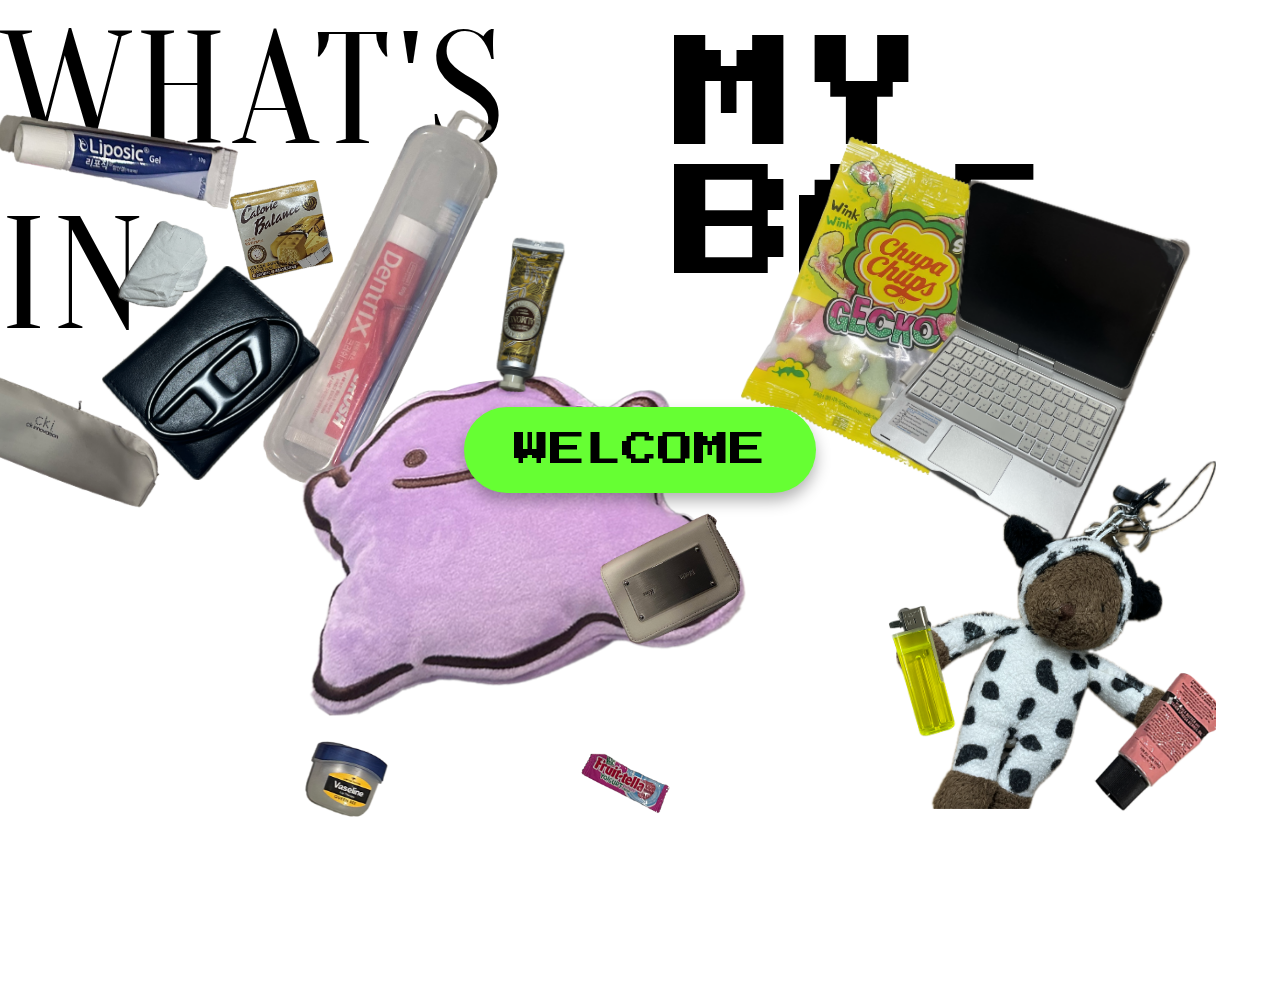
<file: index.html>
<!DOCTYPE html>
<html lang="ko">
<head>
    <meta charset="UTF-8" />
    <meta name="viewport" content="width=device-width, initial-scale=1.0" />
    <title>What's In My Bag</title>

    <link href="https://fonts.googleapis.com/css2?family=Noto+Sans:ital,wght@0,100..900;1,100..900&family=Oranienbaum&display=swap" rel="stylesheet">
    <link href="https://fonts.googleapis.com/css2?family=Press+Start+2P&family=Playfair+Display&display=swap" rel="stylesheet">

    <link rel="stylesheet" href="myStyle.css">
    
    <script src="myScript.js" defer></script>
</head>

<body>

    <div class="pc-wrap">
        <button id="welcomeBtn" class="welcome-badge">WELCOME</button>

        <div class="canvas" id="canvas">
            <header class="main-title">
                <div class="title-left">
                    <span class="serif-text">WHAT'S IN</span>
                </div>
                
                <div class="title-right">
                    <span class="pixel-text">MY BAG</span>
                </div>
            </header>

            <img src="imgIntro/introBrushSET.png" class="item draggable" alt="brushSet">
            <img src="imgIntro/introLipbalm.png" class="item draggable" alt="liposic">
            <img src="imgIntro/introTissue.png" class="item draggable" alt="tissue">
            <img src="imgIntro/introWalletB.png" class="item draggable" alt="wallet">
            <img src="imgIntro/introSnackCB.png" class="item draggable" alt="snack">
            <img src="imgIntro/introPencil.png" class="item draggable" alt="pencilCase">
            <img src="imgIntro/introHandPINK.png" class="item draggable" alt="handCream2">
            <img src="imgIntro/introKeyringMETA.png" class="item draggable" alt="meta">
            <img src="imgIntro/introVaseline.png" class="item draggable" alt="vaseline">
            <img src="imgIntro/introJelly.png" class="item draggable" alt="jelly2">
            <img src="imgIntro/introSnackFRUIT.png" class="item draggable" alt="jelly">
            <img src="imgIntro/introIpad.png" class="item draggable" alt="ipad">
            <img src="imgIntro/introLighter.png" class="item draggable" alt="lighter">
            <img src="imgIntro/introKeyringNAM.png" class="item draggable" alt="keyring">
            <img src="imgIntro/introHandGold.png" class="item draggable" alt="handcream">
            <img src="imgIntro/introWalletW.png" class="item draggable" alt="wallet2">
        </div>
        
    </div>

    <div class="mobile-wrap">
        <div class="intro-container">

            <img src="img/laptop.png" alt="노트북" class="obj pos-1" width="220" height="150">
            <img src="img/dentalFloss.png" alt="치실" class="obj pos-2" width="120" height="80">
            <img src="img/dollCow.png" alt="소인형" class="obj pos-3" width="200" height="150">
            <img src="img/dollMeta.png" alt="메타몽인형" class="obj pos-4" width="370" height="200">
            <img src="img/eyeDrop.png" alt="인공눈물" class="obj pos-5" width="250" height="100">
            <img src="img/handCreamGold.png" alt="핸드크림골드" class="obj pos-6" width="110" height="100">
            <img src="img/handCreamPink.png" alt="핸드크림핑크" class="obj pos-7" width="110" height="90">
            <img src="img/jelly.png" alt="젤리" class="obj pos-8" width="160" height="80">
            <img src="img/lighterM.png" alt="라이터" class="obj pos-9" width="100" height="40">
            <img src="img/lipBalmM.png" alt="립밤" class="obj pos-10" width="130" height="45">
            <img src="img/pencilCaseM.png" alt="필통" class="obj pos-11" width="200" height="80">
            <img src="img/snackM.png" alt="칼로리바란스" class="obj pos-12" width="100" height="50">
            <img src="img/sweet.png" alt="프루텔라" class="obj pos-13" width="200" height="80">
            <img src="img/toothBrushM.png" alt="칫솔" class="obj pos-14" width="300" height="40">
            <img src="img/trash.png" alt="쓰레기" class="obj pos-15" width="100" height="60">
            <img src="img/walletBlack.png" alt="검정지갑" class="obj pos-16" width="180" height="100">
            <img src="img/walletWhite.png" alt="하양지갑" class="obj pos-17" width="145" height="100">
        
            <div class="center-box">
              <img src="img/logoTitle.png" alt="WHAT’S IN MY BAG" class="main-logo" width="300" height="100">
              <a href="#" class="welcome-btn">
                <img src="img/button.png" alt="WELCOME" class="btn-img" width="180" height="60">
              </a>
            </div>
         
        </div>
    </div>

</body>

</html>
</file>
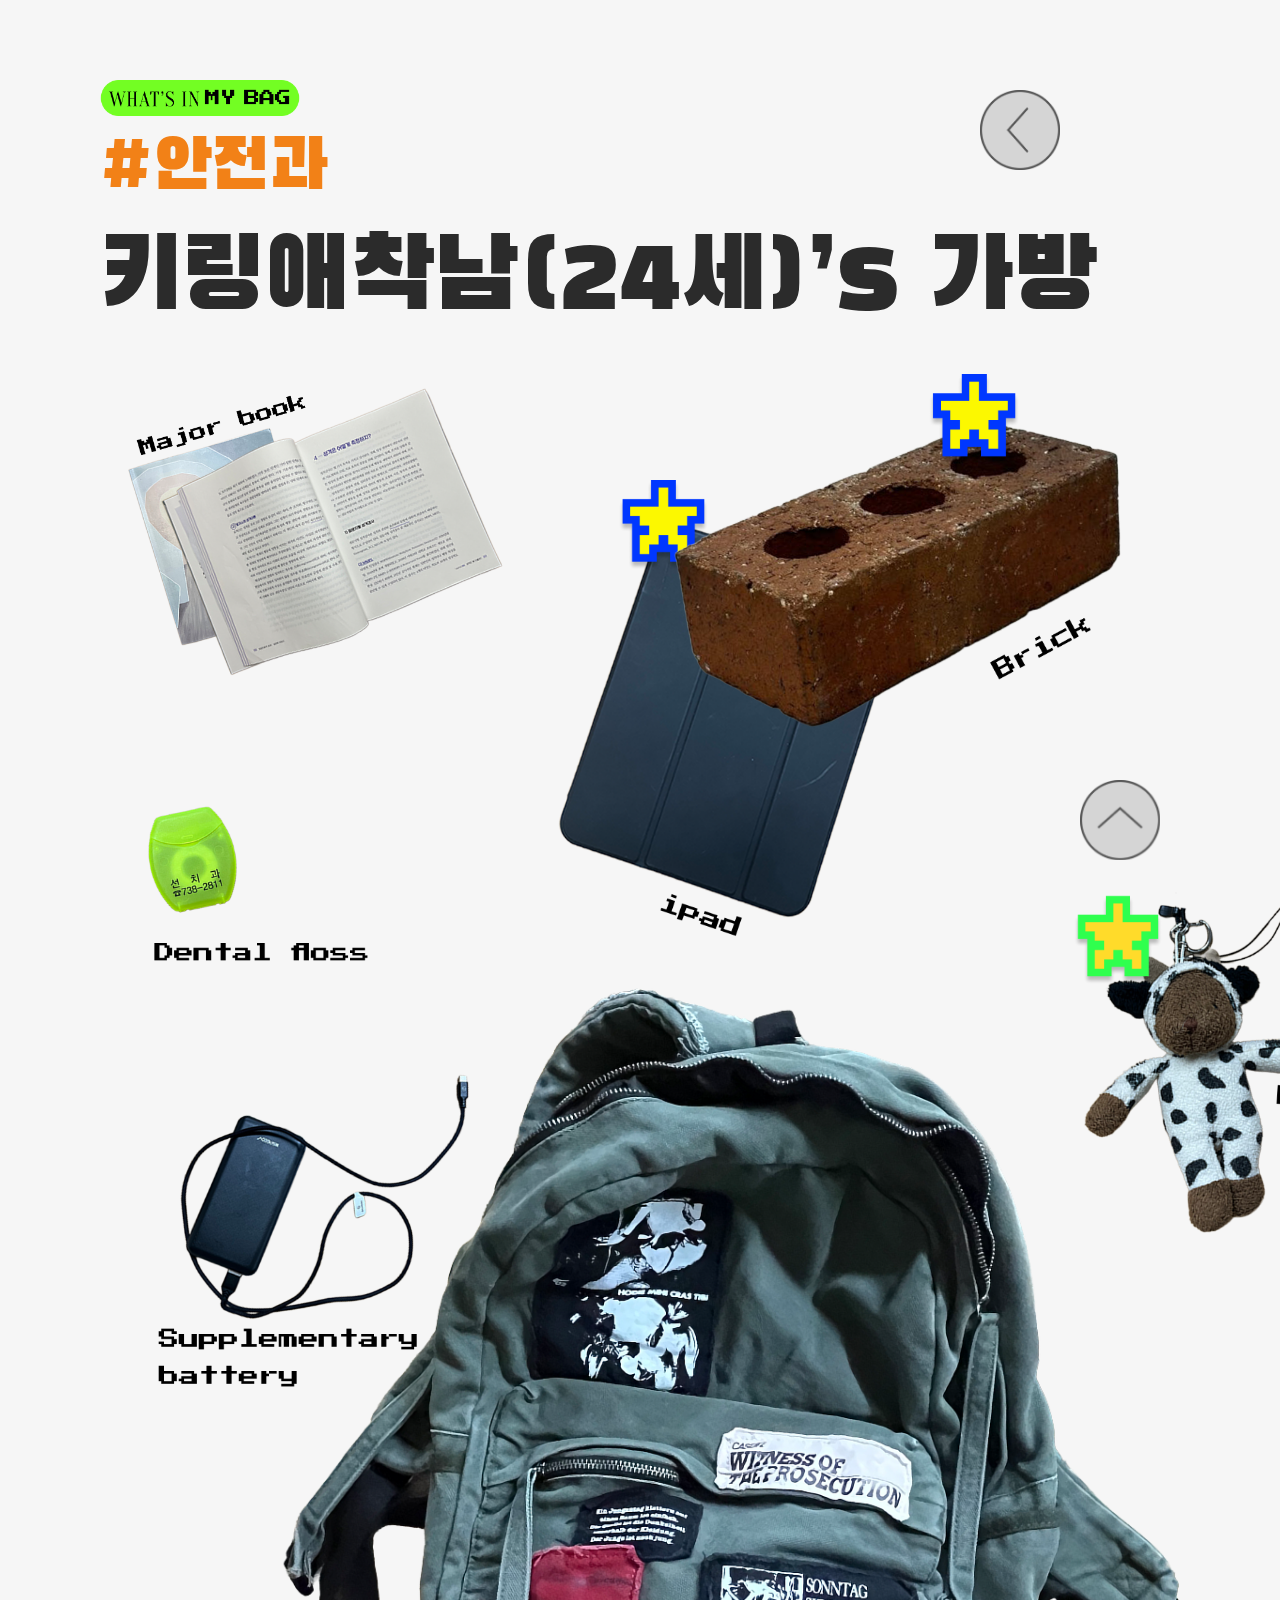
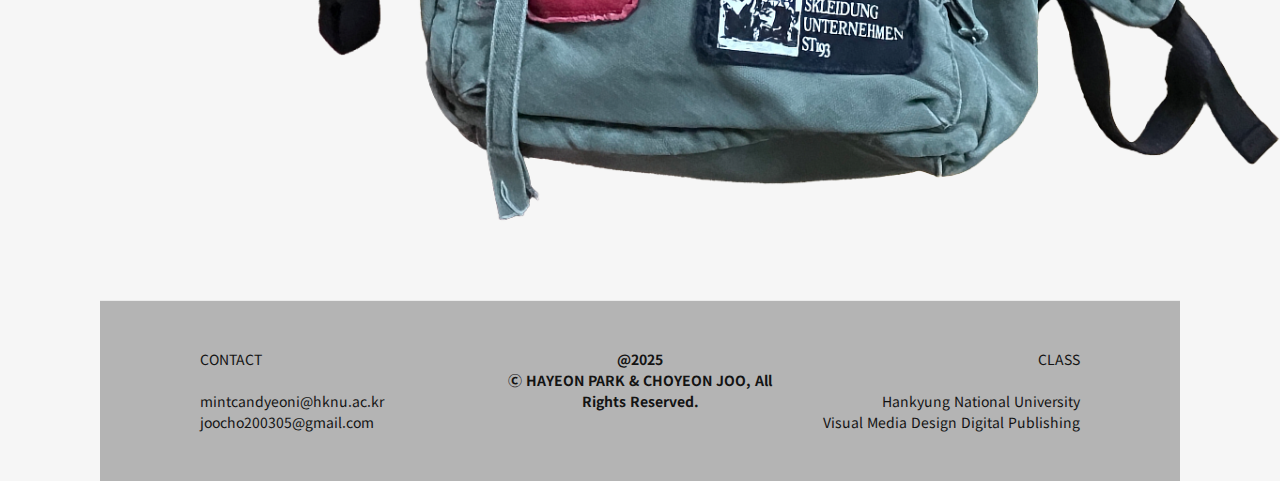
<file: bag2.html>
<!DOCTYPE html>
<html lang="ko">
<head>
    <meta charset="UTF-8" />
    <meta name="viewport" content="width=device-width, initial-scale=1.0" />
    <title>What's in my bag - YOHAN</title>

    <link rel="preconnect" href="https://fonts.googleapis.com">
    <link rel="preconnect" href="https://fonts.gstatic.com" crossorigin>
    <link href="https://fonts.googleapis.com/css2?family=Black+Han+Sans&family=Noto+Sans+KR:wght@400;500;700&family=Pretendard:wght@400;700&display=swap" rel="stylesheet">
    <link href="https://fonts.googleapis.com/css2?family=Noto+Serif+KR:wght@400;700&display=swap" rel="stylesheet">
    <link href="https://fonts.googleapis.com/css2?family=Oranienbaum&family=Press+Start+2P&display=swap" rel="stylesheet">

    <link rel="stylesheet" href="bag2Style.css" />
    
    <script src="bag2Script.js" defer></script>
</head>

<body>

    <div class="pc-wrap">
        <div class="container">
            <header class="header">
              <h1 class="sub-title">
                <img src="img/logo.png" alt="logo" class="logo-img" />
                <span class="small-text">#안전과</span><br />
                <span class="big-text">키링애착남(24세)’s 가방</span>
              </h1>
      
              <a href="home.html" class="backbutton" id="to-back">
                <img src="img/backButton.png" class="back-button" />
              </a>
            </header>
      
            <main>
              <section class="canvas">
                <div class="bag-layer">
                  <img src="img/yohanBag.png" alt="가방" />
                </div>
      
                <article class="sticker-item item1">
                  <img src="img/majorBook.png" data-line="img/majorBook_line.png" alt="majorBook" class="sticker-img" />
                  <div class="desc-box">
                    <h3>《건설가설공학》</h3>
                    <p>· 폼</p>
                  </div>
                </article>
      
                <article class="sticker-item item2">
                  <img src="img/ipad.png" data-line="img/ipad_line.png" alt="ipad" class="sticker-img" />
                  <div class="desc-box">
                    <h3>애플 아이패드</h3>
                    <p>· 도파민 보충제</p>
                  </div>
                </article>
      
                <article class="sticker-item item3">
                  <img src="img/brick.png" data-line="img/brick_line.png" alt="brick" class="sticker-img" />
                  <div class="desc-box">
                    <h3>점토벽돌</h3>
                    <p>· 뚝배기 호신용품</p>
                  </div>
                </article>
      
                <article class="sticker-item item4">
                  <img src="img/dental.png" data-line="img/dental_line.png" alt="dental" class="sticker-img" />
                  <div class="desc-box">
                    <h3>선치과 치실</h3>
                    <p>· 양치 안 함</p>
                  </div>
                </article>
      
                <article class="sticker-item item5">
                  <img src="img/yohanKeyring.png" data-line="img/yohanKeyring_line.png" alt="keyring" class="sticker-img" />
                  <div class="desc-box">
                    <h3>NICI 카울루나 소 키링</h3>
                    <p>· 애착템</p>
                  </div>
                </article>
      
                <article class="sticker-item item6">
                  <img src="img/battery.png" data-line="img/battery_line.png" alt="battery" class="sticker-img" />
                  <div class="desc-box">
                    <h3>블랙 2포트 C타입</h3>
                    <p>· 도파민 보충 식사템</p>
                  </div>
                </article>
      
                <div id="to-top" class="upbutton" onclick="window.scrollTo(0,0)">
                  <img src="img/upButton.png" alt="위로가기" class="up-button" />
                </div>
              </section>
            </main>

            <footer>
                <div class="container footer-content">
                  <div class="contact-info">
                    CONTACT<br /><br />mintcandyeoni@hknu.ac.kr<br />joocho200305@gmail.com
                  </div>
                  <p class="copyright">
                    @2025<br />
                    Ⓒ HAYEON PARK &amp; CHOYEON JOO, All Rights Reserved.
                  </p>
                  <div class="class-info">
                    CLASS <br /><br />Hankyung National University<br />Visual Media
                    Design Digital Publishing
                  </div>
                </div>
            </footer>
        </div>
    </div>


    <div class="mobile-wrap">
        <div class="container-m">

            <header class="header-m" id="top-point">
              <a href="home.html" class="header-back-btn">
                <img src="img2/button1.png" alt="뒤로 가기">
              </a>
              
              <img src="img2/logo.png" alt="What's in my bag" class="logo-img-m">
              
              <h1 class="sub-title-m">
                <span class="small-text-m">#안전과</span>
                <br>
                <span class="big-text-m">키링애착남(24세)'s 가방</span>
              </h1>
            </header>
        
            <main>
              <section class="canvas-m">
        
                <article class="sticker-item-m pos-battery">
                  <img src="img2/battery.png" alt="battery" class="sticker-img-m">
                  <div class="desc-box-m">
                    <h3>블랙 2포트 C타입</h3>
                    <p>· 도파민 보충제<br>식사 아이템</p>
                  </div>
                </article>
        
                <article class="sticker-item-m pos-brick">
                  <img src="img2/brick.png" alt="brick" class="sticker-img-m">
                  <div class="desc-box-m">
                    <h3>점토벽돌</h3>
                    <p>· 뚝배기 호신용품</p>
                  </div>
                </article>
        
                <article class="sticker-item-m pos-floss">
                  <img src="img2/floss.png" alt="floss" class="sticker-img-m">
                  <div class="desc-box-m">
                    <h3>선치과 치실</h3>
                    <p>· 양치 안함</p>
                  </div>
                </article>
        
                <article class="sticker-item-m pos-keyring">
                  <img src="img2/keyring.png" alt="keyring" class="sticker-img-m">
                  <div class="desc-box-m">
                    <h3>NICI(니키) 카울<br>루나 소 키링</h3>
                    <p>· 애착템</p>
                  </div>
                </article>
        
                <div class="bag-layer-m">
                  <img src="img2/bag.png" alt="가방">
                </div>
        
                <article class="sticker-item-m pos-ipad">
                  <img src="img2/ipad.png" alt="ipad" class="sticker-img-m">
                  <div class="desc-box-m">
                    <h3>애플 아이패드</h3>
                    <p>· 도파민 보충제</p>
                  </div>
                </article>
        
                 <article class="sticker-item-m pos-book">
                  <img src="img2/book.png" alt="book" class="sticker-img-m">
                  <div class="desc-box-m">
                    <h3><건설가설공학></h3>
                    <p>· 폼</p>
                  </div>
                </article>
        
              </section>
            </main>
        
            <footer class="footer-m">
                <div class="footer-left">
                    <h4>CONTACT</h4>
                    <p>mintcandyeoni@hknu.ac.kr</p>
                    <p>joocho200305@gmail.com</p>
                </div>
            
                <div class="footer-center">
                    <h4>@2025</h4>
                    <p>© HAYEON PARK & CHOYEON JOO, All Rights Reserved.</p>
                </div>
            
                <div class="footer-right">
                    <h4>CLASS</h4>
                    <p>Hankyung National Univ.</p>
                    <p>Visual Media Design</p>
                    <p>Digital Publishing</p>
                </div>
            </footer>
          
          </div> 
        
          <a href="#top-point" class="img-btn">
            <img src="img5/button2.png" alt="맨 위로">
          </a>
    </div>

</body>
</html>
</file>
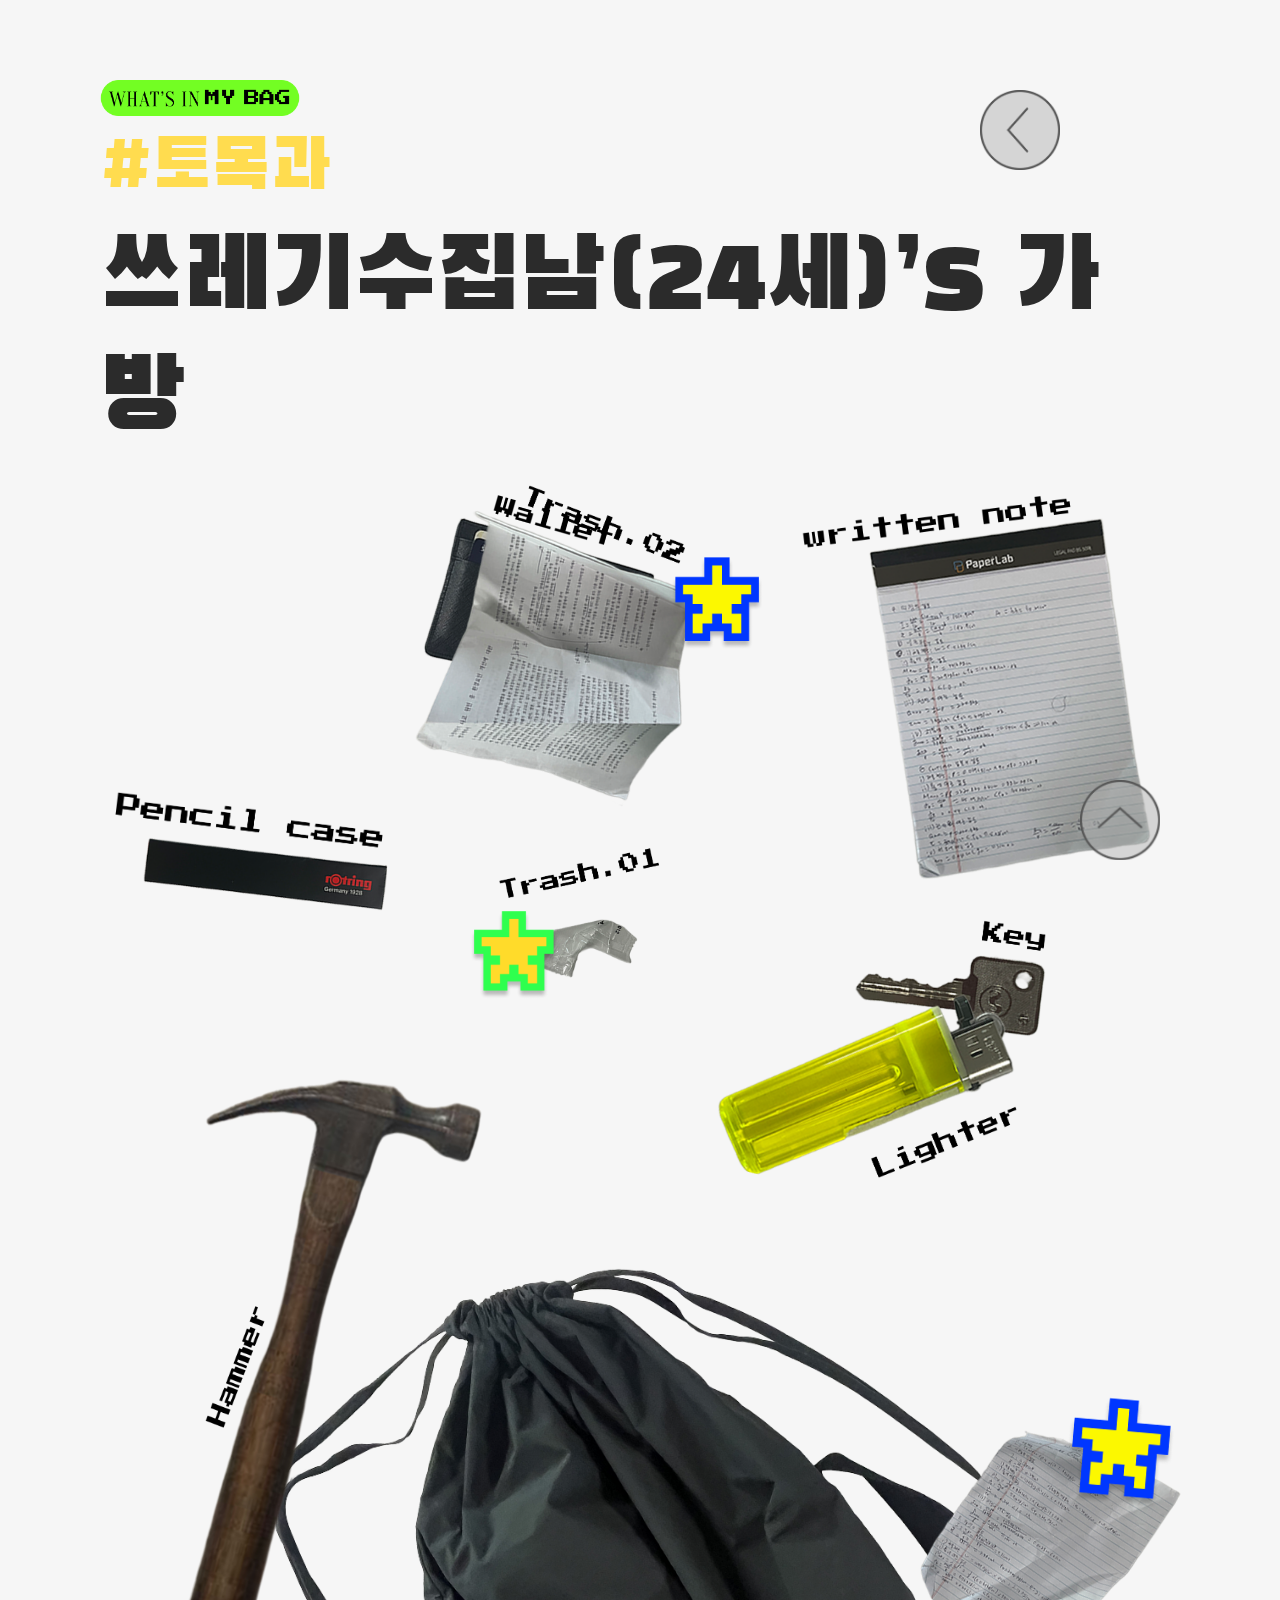
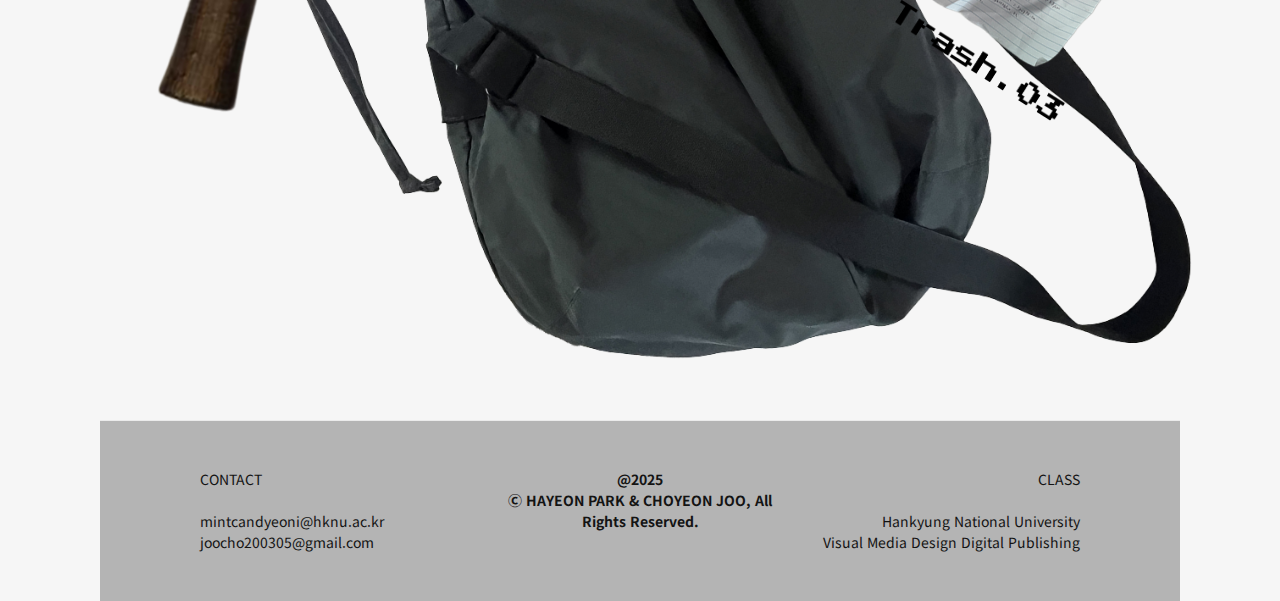
<file: bag3.html>
<!DOCTYPE html>
<html lang="ko">
<head>
    <meta charset="UTF-8" />
    <meta name="viewport" content="width=device-width, initial-scale=1.0" />
    <title>What's in my bag - CHOYEON</title>

    <link rel="preconnect" href="https://fonts.googleapis.com">
    <link rel="preconnect" href="https://fonts.gstatic.com" crossorigin>
    <link href="https://fonts.googleapis.com/css2?family=Black+Han+Sans&family=Noto+Sans+KR:wght@400;500;700&family=Pretendard:wght@400;700&display=swap" rel="stylesheet">
    <link href="https://fonts.googleapis.com/css2?family=Noto+Serif+KR:wght@400;700&display=swap" rel="stylesheet">
    <link href="https://fonts.googleapis.com/css2?family=Oranienbaum&family=Press+Start+2P&display=swap" rel="stylesheet">

    <link rel="stylesheet" href="bag3Style.css" />
    
    <script src="bag3Script.js" defer></script>
</head>

<body>

    <div class="pc-wrap">
        <div class="container">
            <header class="header">
              <h1 class="sub-title">
                <img src="img/logo.png" alt="logo" class="logo-img" />
                <span class="small-text">#토목과</span>
                <br />
                <span class="big-text">쓰레기수집남(24세)’s 가방</span>
              </h1>
      
              <a href="home.html" class="backbutton" id="to-back">
                <img src="img/backButton.png" class="back-button" />
              </a>
            </header>
      
            <main>
              <section class="canvas">
                <div class="bag-layer">
                  <img src="img/trashBag.png" alt="가방" />
                </div>
    
      
                <article class="sticker-item item2">
                  <img src="img/trashWallet.png" data-base="img/trashWallet.png" data-line="imgLine/trashWallet_line.png" alt="Wallet" class="sticker-img" />
                  <div class="desc-box">
                    <h3>헤지스(HAZZYS) 블랙 카드 지갑</h3>
                    <p>· 밥줄</p>
                  </div>
                </article>
      
                <article class="sticker-item item3">
                  <img src="img/key.png" data-base="img/key.png" data-line="imgLine/key_line.png" alt="key" class="sticker-img" />
                  <div class="desc-box">
                    <h3>집 열쇠</h3>
                    <p>· 노숙여부를 결정해주는 키</p>
                  </div>
                </article>
      
                <article class="sticker-item item4">
                  <img src="img/trash2.png" data-base="img/trash2.png" data-line="imgLine/trash2_line.png" alt="Pencil case" class="sticker-img" />
                  <div class="desc-box">
                    <h3>애정쓰레기 2호</h3>
                    <p>· 동반한지 138일째</p>
                  </div>
                </article>
      
                <article class="sticker-item item5">
                  <img src="img/writtenNote.png" data-base="img/writtenNote.png" data-line="imgLine/writtenNote_line.png" alt="writtenNote" class="sticker-img" />
                  <div class="desc-box">
                    <h3>PaperLab A4 코넬식노트</h3>
                    <p>· 목숨보다 덜 소중한 수업노트</p>
                  </div>
                </article>
      
                <article class="sticker-item item6">
                  <img src="img/pencilCase.png" data-base="img/pencilCase.png" data-line="imgLine/trashPencil_line.png" alt="pencilCase" class="sticker-img" />
                  <div class="desc-box">
                    <h3>로트링(ROTING) 필통</h3>
                    <p>· 폼</p>
                  </div>
                </article>
      
                <article class="sticker-item item7">
                  <img src="img/Trash1.png" data-base="img/Trash1.png" data-line="imgLine/Trash1_line.png" alt="Trash1" class="sticker-img" />
                  <div class="desc-box">
                    <h3>애정쓰레기 1호</h3>
                    <p>· 동반한지 251일째</p>
                  </div>
                </article>
      
                <article class="sticker-item item9">
                  <img src="img/lighter.png" data-base="img/lighter.png" data-line="imgLine/lighter_line.png" alt="lighter" class="sticker-img" />
                  <div class="desc-box">
                    <h3>일회용 라이터 </h3>
                    <p>· 인생의 배우자급으로 없으면 안되는 필수템</p>
                  </div>
                </article>
      
                <article class="sticker-item item10">
                  <img src="img/trash3.png" data-base="img/trash3.png" data-line="imgLine/trash3_line.png" alt="trash3" class="sticker-img" />
                  <div class="desc-box">
                    <h3>애정쓰레기 3호</h3>
                    <p>· 동반한지 한달도 안됨 </br> 신입쓰레기</p>
                  </div>
                </article>
      
                <article class="sticker-item item11">
                  <img src="img/hammer.png" data-base="img/hammer.png" data-line="imgLine/hammer_line.png" alt="hammer" class="sticker-img" />
                  <div class="desc-box">
                    <h3>스틸망치</h3>
                    <p>· 토목과 답게 항시 지니고 <br/>다니는 아이템</p>
                  </div>
                </article>
      
                <div id="to-top" class="upbutton">
                  <img src="img/upButton.png" alt="위로가기" class="up-button" />
                </div>
              </section>
            </main>
      
            <footer>
                <div class="container footer-content">
                  <div class="contact-info">
                    CONTACT<br /><br />mintcandyeoni@hknu.ac.kr<br />joocho200305@gmail.com
                  </div>
                  <p class="copyright">
                    @2025<br />
                    Ⓒ HAYEON PARK &amp; CHOYEON JOO, All Rights Reserved.
                  </p>
                  <div class="class-info">
                    CLASS <br /><br />Hankyung National University<br />Visual Media
                    Design Digital Publishing
                  </div>
                </div>
            </footer>
        </div>
    </div>


    <div class="mobile-wrap">
        <div class="container-m">

            <header class="header-m" id="top-point">
              <a href="home.html" class="header-back-btn">
                <img src="img3/button1.png" alt="홈으로 가기">
              </a>
              
              <img src="img3/logo.png" alt="What's in my bag" class="logo-img-m">
              
              <h1 class="sub-title-m">
                <span class="small-text-m">#토목과</span>
                <br>
                <span class="big-text-m">쓰레기수집남(24세)'s 가방</span>
              </h1>
            </header>
        
            <main>
              <section class="canvas-m">
        
                <article class="sticker-item-m pos-hammer">
                  <img src="img3/hammer.png" alt="hammer" class="sticker-img-m">
                  <div class="desc-box-m">
                    <h3>스틸 망치</h3>
                    <p>· 토목과 답게 항시 지니고<br>다니는 아이템</p>
                  </div>
                </article>
        
                <article class="sticker-item-m pos-note">
                  <img src="img3/note.png" alt="note" class="sticker-img-m">
                  <div class="desc-box-m">
                    <h3>PaperLab A4<br>코넬식 노트</h3>
                    <p>· 목숨보다 덜<br>소중한 수업<br>노트</p>
                  </div>
                </article>
        
                <article class="sticker-item-m pos-pencilCase">
                  <img src="img3/pencilCase.png" alt="pencilCase" class="sticker-img-m">
                  <div class="desc-box-m">
                    <h3>로트링(ROTRING) 필통</h3>
                    <p>· 폼</p>
                  </div>
                </article>
        
                <article class="sticker-item-m pos-trash01">
                  <img src="img3/trash01.png" alt="trash01" class="sticker-img-m">
                </article>
        
                <div class="bag-layer-m">
                  <img src="img3/bag.png" alt="가방">
                </div>
        
                <article class="sticker-item-m pos-lipBalm">
                  <img src="img3/lipBalm.png" alt="lipBalm" class="sticker-img-m">
                  <div class="desc-box-m">
                    <h3>바세린 립 테라피-오리지널</h3>
                    <p>· 립밤으로도 부족한 이들을<br>위한 극강의 보습제</p>
                  </div>
                </article>
        
                <article class="sticker-item-m pos-trash02">
                  <img src="img3/trash02.png" alt="trash02" class="sticker-img-m">
                </article>
        
                <article class="sticker-item-m pos-trash03">
                  <img src="img3/trash03.png" alt="trash03" class="sticker-img-m">
                </article>
        
                <article class="sticker-item-m pos-lighter">
                  <img src="img3/lighter.png" alt="lighter" class="sticker-img-m">
                  <div class="desc-box-m">
                    <h3>일회용 라이터</h3>
                    <p>· 인생의 배우자급으로<br>없으면 안되는 필수템</p>
                  </div>
                </article>
        
                <article class="sticker-item-m pos-wallet">
                  <img src="img3/wallet.png" alt="wallet" class="sticker-img-m">
                  <div class="desc-box-m">
                    <h3>헤지스(HAZZYS)<br>블랙 카드 지갑</h3>
                    <p>· 밥줄</p>
                  </div>
                </article>
        
                <article class="sticker-item-m pos-key">
                  <img src="img3/key.png" alt="key" class="sticker-img-m">
                  <div class="desc-box-m">
                    <h3>집 열쇠</h3>
                    <p>· 노숙 여부를 결정<br>해주는 열쇠</p>
                  </div>
                </article>
        
              </section>
            </main>
        
            <footer class="footer-m">
                <div class="footer-left">
                    <h4>CONTACT</h4>
                    <p>mintcandyeoni@hknu.ac.kr</p>
                    <p>joocho200305@gmail.com</p>
                </div>
            
                <div class="footer-center">
                    <h4>@2025</h4>
                    <p>© HAYEON PARK & CHOYEON JOO, All Rights Reserved.</p>
                </div>
            
                <div class="footer-right">
                    <h4>CLASS</h4>
                    <p>Hankyung National Univ.</p>
                    <p>Visual Media Design</p>
                    <p>Digital Publishing</p>
                </div>
            </footer>
          
          </div> 
        
          <a href="#top-point" class="img-btn">
            <img src="img5/button2.png" alt="맨 위로">
          </a>
    </div>

</body>

</html>
</file>
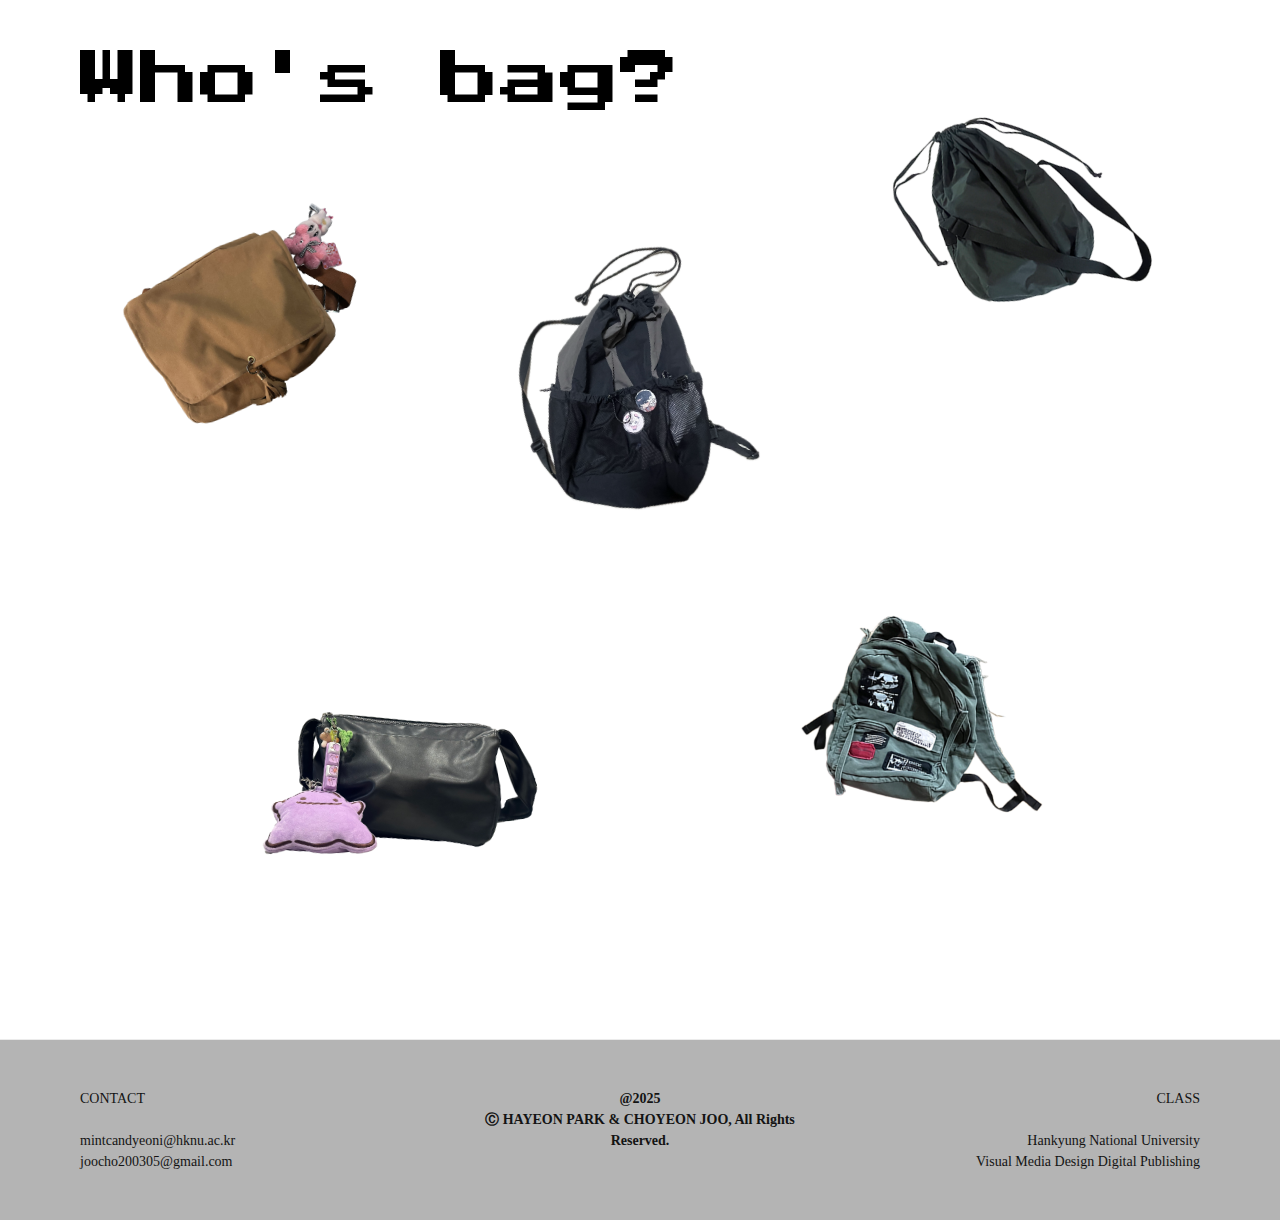
<file: home.html>
<!DOCTYPE html>
<html lang="ko">
<head>
    <meta charset="UTF-8" />
    <meta name="viewport" content="width=device-width, initial-scale=1.0" />
    <title>Who's Bag?</title>

    <link href="https://fonts.googleapis.com/css2?family=Noto+Sans:ital,wght@0,100..900;1,100..900&family=Oranienbaum&display=swap" rel="stylesheet">
    <link href="https://fonts.googleapis.com/css2?family=Press+Start+2P&family=Playfair+Display&display=swap" rel="stylesheet">
    <link href="https://fonts.googleapis.com/css2?family=Noto+Serif+KR:wght@400;700&display=swap" rel="stylesheet">

    <link rel="stylesheet" href="homeStyle.css">
</head>

<body>

    <div class="pc-wrap">
        <div class="canvas" id="canvas">

            <header class="home-title">
                <span class="pixel-text">Who's bag?</span>
            </header>
    
            <div class="bag-container">
                <a href="bag1.html">
                    <img src="imgBag/bag1.png" class="bag-item bag1" alt="bag1">
                </a>
                <a href="bag2.html">
                    <img src="imgBag/bag2.png" class="bag-item bag2" alt="bag2">
                </a>
                <a href="bag3.html">
                    <img src="imgBag/bag3.png" class="bag-item bag3" alt="bag3">
                </a>
                <a href="bag4.html">
                    <img src="imgBag/bag4.png" class="bag-item bag4" alt="bag4">
                </a>
                <a href="bag5.html">
                    <img src="imgBag/bag5.png" class="bag-item bag5" alt="bag5">
                </a>
            </div>
    
            <footer>
                <div class="container footer-content">
                    <div class="contact-info">
                        CONTACT<br /><br />
                        mintcandyeoni@hknu.ac.kr<br />
                        joocho200305@gmail.com
                    </div>
    
                    <p class="copyright">
                        @2025<br />
                        Ⓒ HAYEON PARK &amp; CHOYEON JOO, All Rights Reserved.
                    </p>
    
                    <div class="class-info">
                        CLASS<br /><br />
                        Hankyung National University<br />
                        Visual Media Design Digital Publishing
                    </div>
                </div>
            </footer>
        </div>
    </div>

    <div class="mobile-wrap">
        <div class="home-container">
        
            <header class="main-header">
                <h1 class="pixel-title">Who’s bag?</h1>
            </header>
    
            <main class="bag-grid"> 
                <a href="bag1.html" class="bag-item-m">
                    <img src="imgHome/bag1.png" alt="가방1">
                </a>
                <a href="bag2.html" class="bag-item-m">
                    <img src="imgHome/bag2.png" alt="가방2">
                </a>
                <a href="bag3.html" class="bag-item-m">
                    <img src="imgHome/bag3.png" alt="가방3">
                </a>
                <a href="bag4.html" class="bag-item-m">
                    <img src="imgHome/bag4.png" alt="가방4">
                </a>
                <a href="bag5.html" class="bag-item-m">
                    <img src="imgHome/bag5.png" alt="가방5">
                </a>
            </main>
    
            <footer class="footer-m">
                <div class="footer-left">
                    <h4>CONTACT</h4>
                    <p>mintcandyeoni@hknu.ac.kr</p>
                    <p>joocho200305@gmail.com</p>
                </div>
    
                <div class="footer-center">
                    <h4>@2025</h4>
                    <p>© HAYEON PARK & CHOYEON JOO, All Rights Reserved.</p>
                </div>
    
                <div class="footer-right">
                    <h4>CLASS</h4>
                    <p>Hankyung National Univ.</p>
                    <p>Visual Media Design</p>
                    <p>Digital Publishing</p>
                </div>
            </footer>
    
        </div>
    </div>

</body>
</html>
</file>
<file: myStyle.css>
/* =========================================
   1. 공통 초기화
   ========================================= */
* {
    margin: 0;
    padding: 0;
    box-sizing: border-box;
}

body {
    width: 100vw;
    height: 100vh;
    overflow: hidden;
    /* 기본(PC) 배경색 */
    background: white;
    -webkit-font-smoothing: antialiased;
    -moz-osx-font-smoothing: grayscale;
}

/* 이미지 공통 처리 */
img {
    display: block;
}

/* =========================================
   2. 화면 전환 로직 (PC vs Mobile)
   ========================================= */

/* 기본: PC 버전 보이기 / 모바일 숨기기 */
.pc-wrap { display: block; width: 100%; height: 100%; }
.mobile-wrap { display: none; }


/* =========================================
   3. PC 버전 스타일
   ========================================= */

/* 캔버스 기준 */
.canvas {
    position: relative;
    width: 100%;        /* 👈 화면 크기에 맞춰서 꽉 차게 변경 */
    max-width: 1920px;
    height: 1080px;
    background: transparent;
    transform-style: preserve-3d;
    /* 화면 중앙 정렬을 위해 추가 */
    margin: 0 auto; 
    top: 50%;
    transform: translateY(-50%);
}

/* 타이틀 */
.main-title {
    display: flex;
    justify-content: center;
    align-items: flex-start;
    padding-top: 100px;
    position: absolute;
    top: 0;
    width: 100%;
    pointer-events: none;
    height: 250px;
}

.title-left { position: relative; margin-right: 40px; }
.title-right { position: relative; top: 25px; }

.serif-text {
    position: relative;
    font-family: "Oranienbaum", serif;
    font-weight: 400;
    font-size: 160px;
    letter-spacing: 5px;
    top: -10px;
}

.pixel-text {
    position: relative;
    font-family: "Press Start 2P", cursive;
    font-size: 125px;
    word-spacing: -80px;
    letter-spacing: 0;
    top: 0;
}

/* WELCOME 버튼 */
.welcome-badge {
    position: fixed;
    top: 50%;
    left: 50%;
    transform: translate(-50%, -50%);
    z-index: 9999;
    background: #66ff33;
    padding: 25px 50px;
    border-radius: 999px;
    font-family: "Press Start 2P", cursive;
    font-size: 36px;
    border: none;
    cursor: pointer;
    outline: none;
    box-shadow: 0 8px 15px rgba(0,0,0,0.3);
    transition: transform 0.1s ease, filter 0.1s ease, box-shadow 0.1s ease;
    -webkit-tap-highlight-color: transparent;
}

.welcome-badge.pressed {
    filter: brightness(0.75);
    transform: translate(-50%, -48%) scale(0.96);
    box-shadow: 0 3px 5px rgba(0,0,0,0.2);
}

/* 이미지 배치 */
.item {
    position: absolute;
    cursor: grab;
    user-select: none;
}

/* 개별 위치 (PC) */
.item[alt="brushSet"] { top:13%; left:17%; width:25%; z-index:900; }
.item[alt="liposic"]  { top:12%; left:0%; width:21%; z-index:901; }
.item[alt="tissue"]   { top:28%; left:8%; width:9%; z-index:902; }
.item[alt="wallet"]   { top:33%; left:8%; width:17%; z-index:903; }
.item[alt="snack"]    { top:25%; left:18%; width:8%; z-index:904; }
.item[alt="pencilCase"] { top:40%; left:0%; width:15%; z-index:905; }
.item[alt="teeth"]    { top:49%; left:15%; width:10%; z-index:906; }
.item[alt="handcream"]{ top:30%; left:38%; width:7%; z-index:915; }
.item[alt="meta"]     { top:40%; left:21%; width:38%; z-index:908; }
.item[alt="vaseline"] { top:75%; left:22%; width:10%; z-index:909; }
.item[alt="jelly"]    { top:77%; left:44%; width:10%; z-index:911; }
.item[alt="wallet2"]  { top:54%; right:40%; width:15%; z-index:916; }
.item[alt="jelly2"]   { top:20%; right:18%; width:25%; z-index:910; }
.item[alt="ipad"]     { top:25%; right:7%; width:25%; z-index:912; }
.item[alt="keyring"]  { top:51%; right:5%; width:25%; z-index:914; }
.item[alt="lighter"]  { top:63%; right:22%; width:12%; z-index:950; }
.item[alt="handCream2"] { top:70%; right:5%; width:10%; z-index:950; }

/* PC 푸터 */
footer {
    position: absolute;
    bottom: 0;
    width: 100%;
    background-color: #B4B4B4;
    padding: 48px 80px;
    box-sizing: border-box;
    font-size: 14px;
    color: #131313;
    border-top: 1px solid #ebebeb;
}

.footer-content {
    display: flex;
    justify-content: space-between;
    align-items: flex-start;
    text-align: left;
    line-height: 1.5;
    width: 100%;
}

.contact-info, .copyright, .class-info { width: 30%; }
.copyright { text-align: center; font-weight: 700; }
.class-info { text-align: right; }


/* =========================================
   4. 모바일 버전 스타일 (1024px 이하)
   ========================================= */

@media screen and (max-width: 1024px) {
    
    /* PC 숨김, 모바일 보임 */
    .pc-wrap { display: none; }
    .mobile-wrap { display: block; width: 100%; height: 100%; }

    /* 모바일용 Body 배경 재설정 */
    body {
        background-color: #eee;
        display: flex;
        justify-content: center;
        align-items: center;
    }

    /* 모바일 컨테이너 */
    .intro-container {
        position: relative;
        width: 100%; 
        max-width: 480px; 
        height: 100vh;
        background-color: #fff; 
        overflow: hidden; 
        box-shadow: 0 0 20px rgba(0,0,0,0.1); 
        margin: 0 auto;
    }

    /* 모바일 이미지 리셋 */
    .intro-container img {
        max-width: 100%;
        height: auto;
    }

    /* 중앙 박스 */
    .center-box {
        position: absolute;
        top: 50%; left: 50%;
        transform: translate(-50%, -50%);
        text-align: center;
        z-index: 100; 
        width: 100%;
        display: flex;         
        flex-direction: column;
        align-items: center;
    }

    .main-logo {
        width: 70%;       
        max-width: 400px; 
        margin-bottom: 30px;
    }

    .welcome-btn {
        display: inline-block;
        cursor: pointer;
        transition: transform 0.2s ease;
    }

    .btn-img {
        width: 230px; 
    }

    .welcome-btn:hover {
        transform: translate(2px, 2px);
        filter: brightness(0.8);
    }

    /* 배경 오브젝트 공통 */
    .obj {
        position: absolute;
        width: 100px; /* 기본값 */
        z-index: 1;
        animation: float 3s ease-in-out infinite;
        opacity: 0;
        /* 등장 애니메이션 (JS가 없어도 보이게 하려면 opacity:1로 수정 필요) */
        animation: float 3s ease-in-out infinite, fadeIn 0.5s forwards;
    }
    
    @keyframes fadeIn {
        to { opacity: 1; }
    }

    /* 개별 오브젝트 위치 */
    .pos-1 { top: 13%; right: -60px; width: 220px; transform: rotate(-15deg); }
    .pos-2 { top: 7%; left: 200px; width: 120px; transform: rotate(20deg); animation-delay: 0.5s; }
    .pos-5 { top: 5%; left: -10%; width: 250px; transform: rotate(10deg); animation-delay: 1.2s; z-index: 200; }
    .pos-15 { top: 17%; left: 15%; width: 100px; transform: rotate(90deg); }
    .pos-16 { top: 20%; left: 60px; width: 180px; transform: rotate(15deg); animation-delay: 0.8s; }
    .pos-12 { top: 3%; left: 30%; width: 100px; transform: rotate(-20deg); }
    .pos-11 { top: 30%; left: -50px; width: 200px; transform: rotate(-10deg); animation-delay: 0.3s; }

    .pos-4 { top: 45%; left: -100px; width: 370px; transform: rotate(15deg); animation-delay: 1s; }
    .pos-3 { bottom: 27%; right: -20px; width: 200px; transform: rotate(-10deg); z-index: 200; }
    .pos-7 { bottom: 29%; right: -55px; width: 110px; transform: rotate(-25deg); }
    .pos-9 { bottom: 34%; right: 24%; width: 100px; transform: rotate(-30deg); z-index: 200; }

    .pos-8 { bottom: 5%; left: -10%; width: 160px; transform: rotate(-5deg); }
    .pos-14 { bottom: -5%; left: -80px; width: 300px; transform: rotate(15deg); animation-delay: 2s; z-index: 200; }
    .pos-17 { bottom: -5%; left: 40px; width: 145px; transform: rotate(5deg); animation-delay: 0.7s; }
    .pos-10 { bottom: 3%; right: 25%; width: 130px; transform: rotate(40deg); animation-delay: 1.8s; z-index: 200; }
    .pos-13 { bottom: -3%; right: 20px; width: 200px; transform: rotate(30deg); }
    .pos-6 { bottom: 0%; right: 0px; width: 110px; transform: rotate(45deg); animation-delay: 1.5s; }

    /* 둥둥 애니메이션 */
    @keyframes float {
        0%, 100% { transform: translateY(0) rotate(var(--r, 0deg)); }
        50% { transform: translateY(-10px) rotate(var(--r, 0deg)); }
    }

}
</file>
<file: bag2Style.css>
/* =========================================
   1. 공통 초기화
   ========================================= */
* { box-sizing: border-box; margin: 0; padding: 0; }
html { scroll-behavior: smooth; }
img { display: block; }

/* 기본: PC 표시, 모바일 숨김 */
.pc-wrap { display: block; }
.mobile-wrap { display: none; }


/* =========================================
   2. PC 버전 스타일 (기본)
   ========================================= */
body {
    font-family: "Noto Sans KR", sans-serif;
    background-color: #f6f6f6;
    color: #111;
    overflow-x: hidden;
}

/* PC 컨테이너 */
.pc-wrap .container {
    width: 100%;
    max-width: 1800px;
    margin: 0 auto;
    padding: 0 100px;  
    position: relative;
}

/* PC 헤더 */
.header { padding: 80px 0px 0; text-align: left; position: relative; }
.sub-title { font-family: "Black Han Sans", sans-serif; font-weight: 400; line-height: 100px; color: #333; }
.sub-title .small-text { font-size: 70px; color: #f28117; display: inline-block; margin-bottom: 10px; }
.sub-title .big-text { font-size: 100px; color: #2b2b2b; letter-spacing: 0px; }
.logo-img { display: block; width: 200px; margin-bottom: 3px; }

/* PC 메인 & 캔버스 */
.pc-wrap main { width: 100%; height: 1550px; }
.pc-wrap .canvas { position: relative; width: 100%; height: 100%; }

/* PC 가방 레이어 */
.pc-wrap .bag-layer { position: absolute; top: 350px; left: 18%; transform: translateX(-50%); width: 650px; z-index: 1; }
.pc-wrap .bag-layer img { width: 250%; }

/* PC 스티커 아이템 공통 */
.sticker-item { position: absolute; z-index: 10; }
.sticker-item .sticker-img { display: block; height: auto; transition: transform 180ms ease; }
.sticker-item:hover .sticker-img { transform: scale(1.02) rotate(0.5deg); }

/* PC 텍스트 박스 */
.desc-box {
    position: absolute; padding: 0; background: transparent; border: none; white-space: nowrap; pointer-events: none;
    opacity: 0; transform: translateY(6px) scale(0.98); transition: opacity 180ms ease, transform 220ms ease;
}
.sticker-item:hover .desc-box { opacity: 1; transform: translateY(0) scale(1); z-index: 999; }

.desc-box h3 { font-size: 20px; font-weight: 700; margin-bottom: 5px; }
.desc-box p { font-size: 15px; color: #202020; line-height: 1.4; font-weight: 500; }

/* PC 아이템 개별 위치 */
.item1 { top: 0px; left: -50px; }
.item1 .sticker-img { width: 480px; }
.item1 .desc-box { top: 290px; left: 324px; margin-left: 0px; white-space: normal; }

.item2 { top: 130px; left: 400px; }
.item2 .sticker-img { width: 460px; }
.item2 .desc-box { top: 80%; left: 85%; margin-top: 15px; text-align: left; }

.item3 { top: 0px; right: 0; }
.item3 .sticker-img { width: 560px; }
.item3 .desc-box { top: 370px; right: 170px; margin-right: 0px; text-align: left; white-space: normal; }

.item4 { top: 420px; left: 0px; }
.item4 .sticker-img { width: 270px; }
.item4 .desc-box { top: 110%; left: 55px; margin-top: -35px; text-align: left; white-space: normal; }

.item5 { top: 400px; left: 800px; }
.item5 .sticker-img { width: 630px; }
.item5 .desc-box { top: 57%; left: 60%; margin-top: 15px; text-align: left; }

.item6 { top: 615px; left: 0px; }
.item6 .sticker-img { width: 430px; }
.item6 .desc-box { top: 92%; left: 87px; margin-top: 15px; text-align: left; }

/* PC 버튼들 */
.backbutton { position: absolute; margin-right: 80px; top: 90px; right: 40px; z-index: 9999; cursor: pointer; }
.back-button { width: 80px; height: auto; transition: opacity 0.3s ease, transform 0.2s ease; }
.backbutton:hover .back-button { opacity: 0.7; transform: translateX(-4px); }

.upbutton { position: fixed; margin-right: 80px; right: 40px; bottom: 40px; z-index: 999; cursor: pointer; }
.up-button { width: 80px; height: auto; transition: opacity 0.3s; }
.upbutton:hover .up-button { opacity: 0.7; }

/* PC 푸터 */
.pc-wrap footer { background-color: #b4b4b4; padding: 48px 0; width: 100%; font-size: 14px; color: #131313; border-top: 1px solid #ebebeb; }
.pc-wrap .footer-content { display: flex; justify-content: space-between; text-align: left; line-height: 1.5; }
.contact-info, .copyright, .class-info { width: 30%; }
.contact-info { order: 1; }
.copyright { order: 2; text-align: center; font-weight: 700; }
.class-info { order: 3; text-align: right; }


/* =========================================
   3. 모바일 버전 스타일 (1024px 이하)
   ========================================= */
@media screen and (max-width: 1024px) {

    /* PC 숨김, 모바일 보임 */
    .pc-wrap { display: none; }
    .mobile-wrap { display: block; }

    /* 모바일 Body */
    body { font-family: "Pretendard", sans-serif; background-color: #eee; }

    /* 모바일 컨테이너 */
    .container-m {
        max-width: 480px; width: 100%; margin: 0 auto; background: #f6f6f6;
        min-height: 100vh; position: relative; overflow-x: hidden; padding: 0 16px;
    }

    /* 모바일 헤더 */
    .header-m { padding: 20px 0 20px; position: relative; }
    .logo-img-m { width: 142px; display: block; margin-bottom: 10px; }
    .sub-title-m { font-family: "Black Han Sans", sans-serif; font-weight: 400; line-height: 1.0; color: #333; }
    .sub-title-m .small-text-m { font-size: 20px; color: #256AAE; font-weight: 400 !important; display: inline-block; margin-bottom: 5px; }
    .sub-title-m .big-text-m { font-size: 28px; color: #2B2B2B; letter-spacing: -1px; font-weight: 400 !important; }

    /* 모바일 캔버스 */
    .canvas-m { position: relative; width: 100%; height: 900px; }

    /* 모바일 가방 레이어 */
    .bag-layer-m { position: absolute; top: 340px; left: 50%; transform: translateX(-50%); width: 80%; max-width: 380px; z-index: 1; }
    .bag-layer-m img { width: 100%; display: block; }

    /* 모바일 스티커 아이템 */
    .sticker-item-m { position: absolute; z-index: 10; opacity: 0; transition: opacity 1s ease; }
    .sticker-item-m.active { opacity: 1; }
    .sticker-item-m .sticker-img-m { display: block; height: auto; }

    /* 모바일 텍스트 박스 */
    .desc-box-m {
        position: absolute; padding: 6px 8px; white-space: nowrap; pointer-events: none; font-family: "Noto Sans KR", sans-serif;
        opacity: 1; transform: none;
    }
    .desc-box-m h3 { font-size: 12px; font-weight: 800; margin-bottom: 2px; letter-spacing: -0.5px; }
    .desc-box-m p { font-size: 12px; color: #000; line-height: 1.35; font-weight: 500; padding-left: 8px; text-indent: -8px; }

    /* 모바일 아이템 위치 */
    .pos-battery { top: -20px; left: 0%; }
    .pos-battery .sticker-img-m { width: 250px; }
    .pos-battery .desc-box-m { top: 85px; left: -3%; }

    .pos-brick { top: 30px; right: 0%; }
    .pos-brick .sticker-img-m { width: 170px; }
    .pos-brick .desc-box-m { top: 135px; right: 20%; }

    .pos-floss { top: 180px; left: 0%; }
    .pos-floss .sticker-img-m { width: 130px; }
    .pos-floss .desc-box-m { top: 13px; left: 60%; }

    .pos-keyring { top: 230px; right: 20%; }
    .pos-keyring .sticker-img-m { width: 150px; }
    .pos-keyring .desc-box-m { top: 85px; right: -40%; }

    .pos-ipad { top: 700px; left: 0%; }
    .pos-ipad .sticker-img-m { width: 160px; }
    .pos-ipad .desc-box-m { top: -40px; left: 15%; }

    .pos-book { top: 670px; right: 10%; }
    .pos-book .sticker-img-m { width: 160px; }
    .pos-book .desc-box-m { top: 145px; right: 55%; }

    /* 모바일 버튼 */
    .img-btn { position: fixed; bottom: 30px; z-index: 1000; left: auto; margin-left: 0; right: 20px; width: 50px; height: auto; display: block; }
    .img-btn img { width: 100%; display: block; }

    .header-back-btn { position: absolute; top: 60px; right: 5%; width: 30px; height: auto; z-index: 100; cursor: pointer; }
    .header-back-btn img { width: 160%; display: block; }

    /* 모바일 푸터 */
    .footer-m { width: auto; background: #bfbfbf; margin-top: 50px; margin-left: -16px; margin-right: -16px; padding: 30px 16px; display: flex; justify-content: space-between; align-items: flex-start; font-family: "Noto Sans KR", sans-serif; font-size: 10px; color: #333; line-height: 1.4; }
    .footer-m div { width: 32%; word-break: break-all; }
    .footer-m h4 { font-size: 12px; font-weight: 700; margin-bottom: 8px; color: #000; }
    .footer-left { text-align: left; }
    .footer-center { text-align: center; padding-top: 5px; }
    .footer-center p:first-child { font-weight: 500; margin-bottom: 4px; }
    .footer-center p:last-child { margin-top: 4px; font-weight: 500; }
    .footer-right { text-align: right; }
}
</file>
<file: bag3Style.css>
/* =========================================
   1. 공통 초기화
   ========================================= */
* { box-sizing: border-box; margin: 0; padding: 0; }
html { scroll-behavior: smooth; }
img { display: block; }

/* 기본: PC 표시, 모바일 숨김 */
.pc-wrap { display: block; }
.mobile-wrap { display: none; }


/* =========================================
   2. PC 버전 스타일 (기본)
   ========================================= */
body {
    font-family: "Noto Sans KR", sans-serif;
    background-color: #f6f6f6;
    color: #111;
    overflow-x: hidden;
}

/* PC 컨테이너 */
.pc-wrap .container {
    width: 100%;
    max-width: 1800px;
    margin: 0 auto;
    padding: 0 100px;  
    position: relative;
}

/* PC 헤더 */
.header { padding: 80px 0px 0; text-align: left; position: relative; }
.sub-title { font-family: "Black Han Sans", sans-serif; font-weight: 400; line-height: 100px; color: #333; }
.sub-title .small-text { font-size: 70px; color: #ffdc4f; display: inline-block; margin-bottom: 10px; }
.sub-title .big-text { font-size: 100px; color: #2b2b2b; letter-spacing: 0px; }
.logo-img { display: block; width: 200px; margin-bottom: 3px; }

/* PC 메인 & 캔버스 */
.pc-wrap main { width: 100%; height: 1550px; }
.pc-wrap .canvas { position: relative; width: 100%; height: 100%; }

/* PC 가방 레이어 */
.pc-wrap .bag-layer { position: absolute; top: 400px; left: 30%; transform: translateX(-50%); width: 1000px; z-index: 1; }
.pc-wrap .bag-layer img { width: 160%; }

/* PC 스티커 아이템 공통 */
.sticker-item { position: absolute; z-index: 10; }
.sticker-item .sticker-img { display: block; height: auto; transition: transform 180ms ease; }
.sticker-item:hover .sticker-img { transform: scale(1.02) rotate(0.5deg); }

/* PC 텍스트 박스 */
.desc-box {
    position: absolute; padding: 0; background: transparent; border: none; white-space: nowrap; pointer-events: none;
    opacity: 0; transform: translateY(6px) scale(0.98); transition: opacity 180ms ease, transform 220ms ease;
}
.sticker-item.active .desc-box { opacity: 1; transform: translateY(0) scale(1); z-index: 999; }

.desc-box h3 { font-size: 20px; font-weight: 700; margin-bottom: 5px; }
.desc-box p { font-size: 15px; color: #202020; line-height: 1.4; font-weight: 500; }

/* PC 아이템 개별 위치 */
.item1 { top: 0px; left: 0px; }
.item1 .sticker-img { width: 250px; }
.item1 .desc-box { top: 95px; left: 190px; margin-left: -107px; white-space: normal; }

.item2 { top: -20px; left: 270px; }
.item2 .sticker-img { width: 340px; transform: rotate(5deg); }
.item2 .desc-box { top: 90%; left: 20%; margin-left: 10px; text-align: left; }

.item3 { top: 400px; left: 735px; }
.item3 .sticker-img { width: 250px; }
.item3 .desc-box { top: 50%; left: -35%; margin-top: 15px; text-align: left; }

.item4 { top: -50px; right: 390px; }
.item4 .sticker-img { width: 480px; }
.item4 .desc-box { top: 65%; left: 80%; text-align: left; }

.item5 { top: -45px; right: -80px; }
.item5 .sticker-img { width: 500px; }
.item5 .desc-box { top: 475px; right: 235px; margin-right: 0px; text-align: right; white-space: normal; }

.item6 { top: 285px; left: 10px; }
.item6 .sticker-img { width: 320px; }
.item6 .desc-box { top: 75%; left: 0; margin-top: -35px; text-align: left; white-space: normal; }

.item7 { top: 355px; left: 370px; }
.item7 .sticker-img { width: 210px; }
.item7 .desc-box { top: 20%; left: 107%; margin-top: 15px; text-align: left; }

.item9 { top: 450px; right: 80px; }
.item9 .sticker-img { width: 410px; }
.item9 .desc-box { top: 75%; left: 54%; margin-top: 17px; text-align: left; white-space: normal; }

.item10 { top: 900px; right: 0; }
.item10 .sticker-img { width: 360px; transform: rotate(5deg); }
.item10 .desc-box { top: -15%; right: 140px; margin-right: 0px; margin-top: 10px; text-align: left; }

.item11 { top: 525px; left: -70px; }
.item11 .sticker-img { width: 485px; }
.item11 .desc-box { top: 82%; left: 250px; margin-top: 15px; text-align: left; }

/* PC 버튼들 */
.backbutton { position: absolute; margin-right: 80px; top: 90px; right: 40px; z-index: 9999; cursor: pointer; }
.back-button { width: 80px; height: auto; transition: opacity 0.3s ease, transform 0.2s ease; }
.backbutton:hover .back-button { opacity: 0.7; transform: translateX(-4px); }

.upbutton { position: fixed; margin-right: 80px; right: 40px; bottom: 40px; z-index: 999; cursor: pointer; }
.up-button { width: 80px; height: auto; transition: opacity 0.3s; }
.upbutton:hover .up-button { opacity: 0.7; }

/* PC 푸터 */
.pc-wrap footer { background-color: #b4b4b4; padding: 48px 0; width: 100%; font-size: 14px; color: #131313; border-top: 1px solid #ebebeb; }
.pc-wrap .footer-content { display: flex; justify-content: space-between; text-align: left; line-height: 1.5; }
.contact-info, .copyright, .class-info { width: 30%; }
.contact-info { order: 1; }
.copyright { order: 2; text-align: center; font-weight: 700; }
.class-info { order: 3; text-align: right; }


/* =========================================
   3. 모바일 버전 스타일 (1024px 이하)
   ========================================= */
@media screen and (max-width: 1024px) {

    /* PC 숨김, 모바일 보임 */
    .pc-wrap { display: none; }
    .mobile-wrap { display: block; }

    /* 모바일 Body */
    body { font-family: "Pretendard", sans-serif; background-color: #eee; }

    /* 모바일 컨테이너 */
    .container-m {
        max-width: 480px; width: 100%; margin: 0 auto; background: #f6f6f6;
        min-height: 100vh; position: relative; overflow-x: hidden; padding: 0 16px;
    }

    /* 모바일 헤더 */
    .header-m { padding: 20px 0 20px; position: relative; }
    .logo-img-m { width: 142px; display: block; margin-bottom: 10px; }
    .sub-title-m { font-family: "Black Han Sans", sans-serif; font-weight: 400; line-height: 1.0; color: #333; }
    .sub-title-m .small-text-m { font-size: 20px; color: #CBD000; font-weight: 400 !important; display: inline-block; margin-bottom: 5px; }
    .sub-title-m .big-text-m { font-size: 28px; color: #2B2B2B; letter-spacing: -1px; font-weight: 400 !important; }

    /* 모바일 캔버스 */
    .canvas-m { position: relative; width: 100%; height: 1150px; }

    /* 모바일 가방 레이어 */
    .bag-layer-m { position: absolute; top: 330px; left: 50%; transform: translateX(-50%); width: 80%; max-width: 380px; z-index: 1; }
    .bag-layer-m img { width: 100%; display: block; }

    /* 모바일 스티커 아이템 (.sticker-item-m) */
    .sticker-item-m { position: absolute; z-index: 10; opacity: 0; transition: opacity 1s ease; }
    .sticker-item-m.active { opacity: 1; }
    .sticker-item-m .sticker-img-m { display: block; height: auto; }

    /* 모바일 텍스트 박스 (.desc-box-m) */
    .desc-box-m {
        position: absolute; padding: 6px 8px; white-space: nowrap; pointer-events: none; font-family: "Noto Sans KR", sans-serif;
        opacity: 1; transform: none;
    }
    .desc-box-m h3 { font-size: 12px; font-weight: 800; margin-bottom: 2px; letter-spacing: -0.5px; }
    .desc-box-m p { font-size: 12px; color: #000; line-height: 1.35; font-weight: 500; padding-left: 8px; text-indent: -8px; }

    /* 모바일 아이템 위치 */
    .pos-hammer { top: -20px; left: -3%; }
    .pos-hammer .sticker-img-m { width: 180px; }
    .pos-hammer .desc-box-m { top: 80px; left: 63%; }

    .pos-note { top: 10px; right: 0%; }
    .pos-note .sticker-img-m { width: 205px; }
    .pos-note .desc-box-m { top: 190px; right: 0%; text-align: right; }

    .pos-pencilCase { top: 190px; left: 20%; }
    .pos-pencilCase .sticker-img-m { width: 190px; }
    .pos-pencilCase .desc-box-m { top: 85px; left: 0%; }

    .pos-trash01 { top: 300px; right: 5%; }
    .pos-trash01 .sticker-img-m { width: 110px; }

    .pos-lipBalm { top: 600px; left: 0%; }
    .pos-lipBalm .sticker-img-m { width: 140px; }
    .pos-lipBalm .desc-box-m { top: 77px; left: 10%; }

    .pos-trash02 { top: 650px; right: 0%; }
    .pos-trash02 .sticker-img-m { width: 150px; }

    .pos-trash03 { top: 700px; right: 10%; }
    .pos-trash03 .sticker-img-m { width: 135px; }

    .pos-lighter { top: 750px; left: 10%; }
    .pos-lighter .sticker-img-m { width: 160px; }
    .pos-lighter .desc-box-m { top: 110px; left: 78%; }

    .pos-wallet { top: 920px; left: 5%; }
    .pos-wallet .sticker-img-m { width: 150px; }
    .pos-wallet .desc-box-m { top: 135px; left: 13%; }

    .pos-key { top: 920px; right: 5%; }
    .pos-key .sticker-img-m { width: 90px; }
    .pos-key .desc-box-m { top: 80px; right: 15%; }

    /* 모바일 버튼 */
    .img-btn { position: fixed; bottom: 30px; z-index: 1000; left: auto; margin-left: 0; right: 20px; width: 50px; height: auto; display: block; }
    .img-btn img { width: 100%; display: block; }

    .header-back-btn { position: absolute; top: 60px; right: 5%; width: 30px; height: auto; z-index: 100; cursor: pointer; }
    .header-back-btn img { width: 160%; display: block; }

    /* 모바일 푸터 */
    .footer-m { width: auto; background: #bfbfbf; margin-top: 50px; margin-left: -16px; margin-right: -16px; padding: 30px 16px; display: flex; justify-content: space-between; align-items: flex-start; font-family: "Noto Sans KR", sans-serif; font-size: 10px; color: #333; line-height: 1.4; }
    .footer-m div { width: 32%; word-break: break-all; }
    .footer-m h4 { font-size: 12px; font-weight: 700; margin-bottom: 8px; color: #000; }
    .footer-left { text-align: left; }
    .footer-center { text-align: center; padding-top: 5px; }
    .footer-center p:first-child { font-weight: 500; margin-bottom: 4px; }
    .footer-center p:last-child { margin-top: 4px; font-weight: 500; }
    .footer-right { text-align: right; }
}
</file>
<file: homeStyle.css>
/* =========================================
   1. 공통 초기화 및 화면 전환 로직
   ========================================= */
* { margin: 0; padding: 0; box-sizing: border-box; }
a { text-decoration: none; color: inherit; }
img { display: block; }

/* PC를 기본으로 설정 */
.pc-wrap { display: block; }
.mobile-wrap { display: none; }

/* =========================================
   2. PC 버전 스타일 (기본)
   ========================================= */

body {
    width: 100%;           
    min-height: 100vh;     
    margin: 0;
    overflow-x: hidden;    
    background: white;

    display: block; 
}
/* 캔버스 */
.canvas {
    position: relative;
    
    width: 100%;
    max-width: 1920px; 
    
    margin: 0 auto; 
    
    height: 1220px; 
    box-sizing: border-box;
    overflow: hidden; 
}

/* 타이틀 (PC) */
.home-title {
    position: absolute;
    top: 50px;
    left: 80px;
    z-index: 10;
    pointer-events: none;
}

.pixel-text {
    font-family: "Press Start 2P", cursive;
    font-size: 60px;
}

/* 가방 이미지 컨테이너 (PC) */
.bag-container {
    position: absolute;
    display: block;
    top: 150px;
    left: 0;
    width: 100%;
    height: 850px;
}

/* PC용 개별 가방 아이템 */
.bag-item {
    position: absolute;
    max-width: 30%;
    height: auto;
    cursor: pointer;
    transition: transform 0.3s ease;
}

.bag-item:hover {
    transform: scale(1.05);
}

/* PC 가방 위치 */
.bag1 { top: 9%; left: 36%; width: 25%; transform: rotate(15deg); }
.bag2 { bottom: 10%; right: 14%; width: 27%; transform: rotate(5deg); }
.bag3 { top: -11%; right: 8%; width: 25%; transform: rotate(-10deg); }
.bag4 { bottom: 13%; left: 20%; width: 23%; transform: rotate(-5deg); }
.bag5 { top: 5%; left: 9%; width: 22%; transform: rotate(-10deg); }

/* PC 푸터 */
footer {
    position: absolute;
    bottom: 0;
    width: 100%;
    background-color: #B4B4B4;
    padding: 48px 80px;
    box-sizing: border-box;
    font-size: 14px;
    color: #131313;
    border-top: 1px solid #ebebeb;
}

.footer-content {
    display: flex;
    justify-content: space-between;
    align-items: flex-start;
    text-align: left;
    line-height: 1.5;
    width: 100%;
}

.contact-info, .copyright, .class-info { width: 30%; }
.copyright { text-align: center; font-weight: 700; }
.class-info { text-align: right; }


/* =========================================
   3. 모바일 버전 스타일 (1024px 이하)
   ========================================= */

@media screen and (max-width: 1024px) {

    /* PC 숨김, 모바일 보임 */
    .pc-wrap { display: none; }
    .mobile-wrap { display: block; }

    /* 모바일 Body 배경 및 폰트 변경 */
    body {
        background-color: #eee;
        font-family: 'Noto Serif KR', serif;
        /* Flex 설정은 PC와 비슷하지만 방향 등을 위해 리셋 */
        display: flex;
        justify-content: center;
        align-items: flex-start;
        min-height: 100vh;
    }
    
    img { max-width: 100%; height: auto; }

    /* 모바일 컨테이너 */
    .home-container {
        max-width: 480px; 
        width: 100%;
        margin: 0 auto;
        background: #f6f6f6;
        min-height: 100vh;
        position: relative;
        overflow-x: hidden;
        padding: 0 16px;
        display: flex;
        flex-direction: column;
    }

    /* 모바일 헤더 */
    .main-header { padding: 30px 30px; }
    
    .pixel-title {
        font-family: 'Press Start 2P', sans-serif;
        font-size: 24px;
        color: #000;
    }

    /* 모바일 가방 그리드 */
    .bag-grid {
        flex-grow: 1; 
        min-height: calc(100vh - 60px - 20px + 5px); 
        position: relative;
        padding: 20px;
    }

    /* 모바일 가방 아이템 (.bag-item-m 으로 이름 변경하여 PC 충돌 방지) */
    .bag-item-m {
        display: block;
        position: absolute; 
        transition: transform 0.3s cubic-bezier(0.25, 0.8, 0.25, 1);
        cursor: pointer;
    }

    .bag-item-m:hover {
        transform: scale(1.15);
        z-index: 10;
    }

    /* 모바일 개별 위치 (nth-child 사용) */
    .bag-grid a:nth-child(1) { width: 70%; top: 10%; left: -5%; }
    .bag-grid a:nth-child(2) { width: 60%; top: -3%; right: 0%; }
    .bag-grid a:nth-child(3) { width: 60%; top: 30%; right: -5%; }
    .bag-grid a:nth-child(4) { width: 80%; top: 50%; left: 0%; }
    .bag-grid a:nth-child(5) { width: 70%; top: 70%; right: -15%; }

    /* 모바일 푸터 (.footer-m 으로 변경) */
    .footer-m {
        width: auto;
        background: #bfbfbf;
        margin-top: auto; 
        margin-left: -16px; margin-right: -16px;
        padding: 30px 16px; 
        display: flex; justify-content: space-between; align-items: flex-start;
        font-family: "Noto Sans KR", sans-serif; font-size: 10px; color: #333; line-height: 1.4;
        
        /* PC 푸터 스타일이 적용되지 않도록 위치 초기화 */
        position: static; 
        border-top: none;
    }

    .footer-m div { width: 32%; word-break: break-all; }
    .footer-m h4 { font-size: 12px; font-weight: 700; margin-bottom: 8px; color: #000; }
    .footer-left { text-align: left; }
    .footer-center { text-align: center; padding-top: 5px; }
    .footer-center p:first-child { font-weight: 500; margin-bottom: 4px; }
    .footer-center p:last-child { margin-top: 4px; font-weight: 500; }
    .footer-right { text-align: right; }
}
</file>
